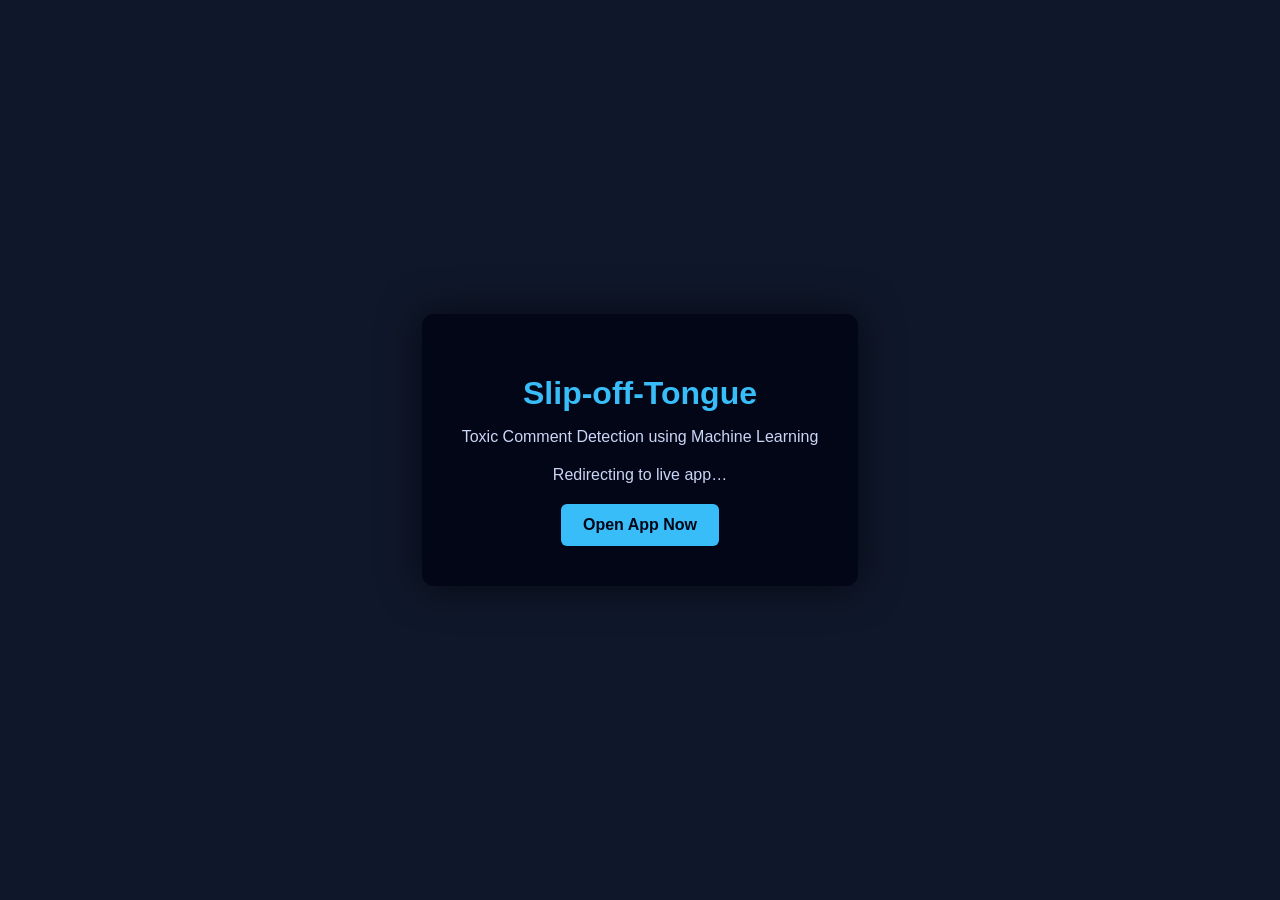
<file: index.html>
<!DOCTYPE html>
<html lang="en">
<head>
  <meta charset="UTF-8" />
  <meta name="viewport" content="width=device-width, initial-scale=1.0" />

  <title>Slip-off-Tongue | Toxic Comment Detection</title>

  <!-- GitHub Pages safe redirect -->
  <meta http-equiv="refresh" content="1; url=https://slip-off-tongue.onrender.com" />

  <style>
    body {
      margin: 0;
      height: 100vh;
      display: flex;
      align-items: center;
      justify-content: center;
      background: #0f172a;
      color: #e5e7eb;
      font-family: Arial, Helvetica, sans-serif;
      text-align: center;
    }

    .card {
      background: #020617;
      padding: 40px;
      border-radius: 12px;
      box-shadow: 0 0 40px rgba(0, 0, 0, 0.6);
      max-width: 420px;
    }

    h1 {
      margin-bottom: 10px;
      color: #38bdf8;
    }

    p {
      margin-bottom: 20px;
      color: #cbd5f5;
    }

    a {
      display: inline-block;
      padding: 12px 22px;
      background: #38bdf8;
      color: #020617;
      text-decoration: none;
      border-radius: 6px;
      font-weight: bold;
    }

    a:hover {
      background: #0ea5e9;
    }
  </style>

  <script>
    // JavaScript fallback redirect (GitHub Pages compatible)
    setTimeout(function () {
      window.location.replace("https://slip-off-tongue.onrender.com");
    }, 1000);
  </script>
</head>

<body>
  <div class="card">
    <h1>Slip-off-Tongue</h1>
    <p>Toxic Comment Detection using Machine Learning</p>
    <p>Redirecting to live app…</p>
    <a href="https://slip-off-tongue.onrender.com">Open App Now</a>
  </div>
</body>
</html>
</file>
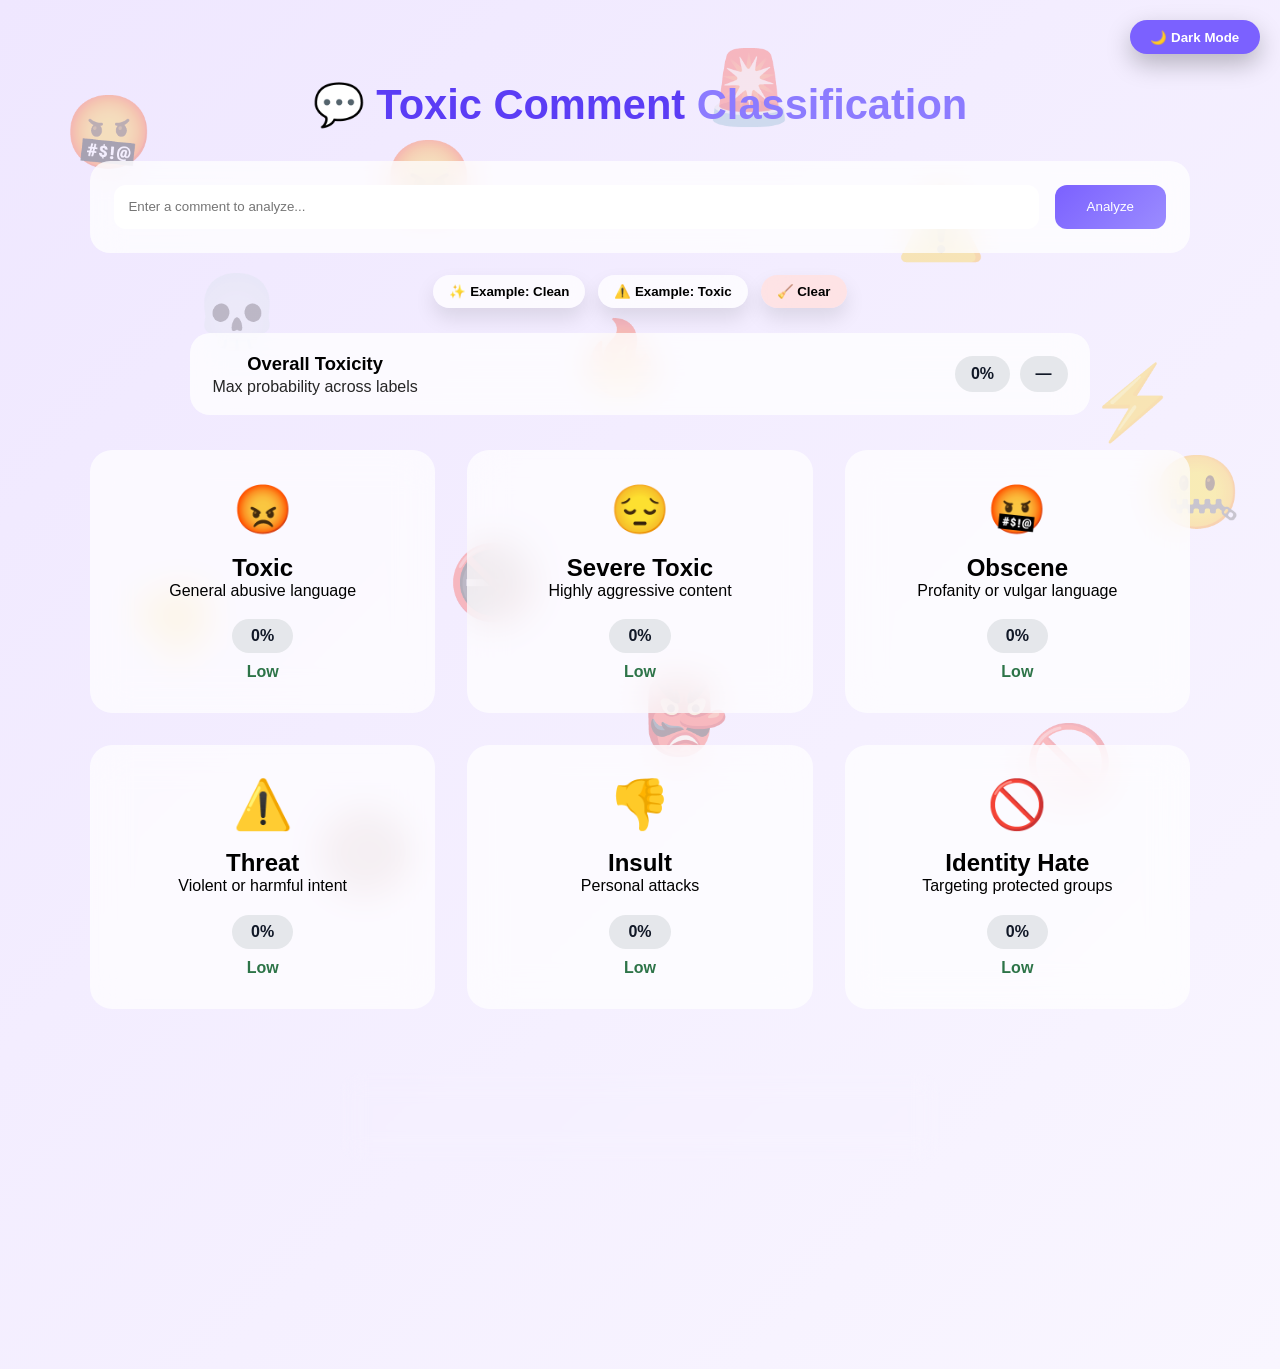
<file: templates/index.html>
<!DOCTYPE html>
<html lang="en">
<head>
  <meta charset="UTF-8" />
  <meta name="viewport" content="width=device-width, initial-scale=1.0" />
  <title>Toxic Comment Classification</title>
  <link rel="stylesheet" href="/static/style.css" />
</head>
<body>

  <!-- Theme Toggle -->
  <button class="theme-toggle" id="themeBtn" onclick="toggleTheme()">
    🌙 Dark Mode
  </button>

  <!-- Emoji Background -->
  <div class="emoji-bg">
    <span>🤬</span><span>⚠️</span><span>👎</span><span>🔥</span>
    <span>🚫</span><span>🤐</span><span>😡</span>
    <span>👺</span><span>⚡</span><span>🚨</span>
    <span>🚭</span><span>🔇</span><span>💀</span>
  </div>

  <div class="container">
    <h1>💬 Toxic Comment <span>Classification</span></h1>

    <!-- Input Card -->
    <div class="input-card">
      <input id="commentInput" type="text" placeholder="Enter a comment to analyze..." />
      <button id="analyzeBtn" onclick="analyze()">Analyze</button>
    </div>

    <!-- Extra Buttons -->
    <div class="action-row">
      <button class="mini-btn" onclick="fillExample('clean')">✨ Example: Clean</button>
      <button class="mini-btn" onclick="fillExample('toxic')">⚠️ Example: Toxic</button>
      <button class="mini-btn mini-danger" onclick="clearAll()">🧹 Clear</button>

      <div class="loader" id="loader" aria-hidden="true">
        <span class="spinner"></span>
        <span class="loader-text">Analyzing…</span>
      </div>
    </div>

    <!-- Overall Score -->
    <div class="overall-card">
      <div class="overall-left">
        <div class="overall-title">Overall Toxicity</div>
        <div class="overall-sub">Max probability across labels</div>
      </div>
      <div class="overall-right">
        <span id="overallPct" class="overall-pill neutral">0%</span>
        <span id="riskLabel" class="risk-pill neutral">—</span>
      </div>
    </div>

    <!-- Result Cards -->
    <div class="result-cards">

      <div class="card">
        <div class="emoji">😡</div>
        <h2>Toxic</h2>
        <p>General abusive language</p>
        <span class="badge badge-neutral" data-badge="toxic">0%</span>
        <div class="percent percent-green" data-percent="toxic">Low</div>
      </div>

      <div class="card">
        <div class="emoji">😔</div>
        <h2>Severe Toxic</h2>
        <p>Highly aggressive content</p>
        <span class="badge badge-neutral" data-badge="severe_toxic">0%</span>
        <div class="percent percent-green" data-percent="severe_toxic">Low</div>
      </div>

      <div class="card">
        <div class="emoji">🤬</div>
        <h2>Obscene</h2>
        <p>Profanity or vulgar language</p>
        <span class="badge badge-neutral" data-badge="obscene">0%</span>
        <div class="percent percent-green" data-percent="obscene">Low</div>
      </div>

      <div class="card">
        <div class="emoji">⚠️</div>
        <h2>Threat</h2>
        <p>Violent or harmful intent</p>
        <span class="badge badge-neutral" data-badge="threat">0%</span>
        <div class="percent percent-green" data-percent="threat">Low</div>
      </div>

      <div class="card">
        <div class="emoji">👎</div>
        <h2>Insult</h2>
        <p>Personal attacks</p>
        <span class="badge badge-neutral" data-badge="insult">0%</span>
        <div class="percent percent-green" data-percent="insult">Low</div>
      </div>

      <div class="card">
        <div class="emoji">🚫</div>
        <h2>Identity Hate</h2>
        <p>Targeting protected groups</p>
        <span class="badge badge-neutral" data-badge="identity_hate">0%</span>
        <div class="percent percent-green" data-percent="identity_hate">Low</div>
      </div>

    </div>

    <!-- Model toggle - placed FAR BELOW all results -->
    <div class="model-toggle-row">
      <label class="toggle-switch">
        <input type="checkbox" id="modelSwitch" checked>
        <span class="slider round"></span>
      </label>
      <span id="modelStatus">
        Using <strong>New Model (XLMR)</strong> — Better accuracy
      </span>
    </div>

  </div>

  <script src="/static/app.js"></script>
  <script>
    function toggleTheme() {
      document.body.classList.toggle("dark");
      const btn = document.getElementById("themeBtn");
      btn.textContent = document.body.classList.contains("dark")
        ? "☀️ Light Mode"
        : "🌙 Dark Mode";
    }
  </script>

</body>
</html>
</file>
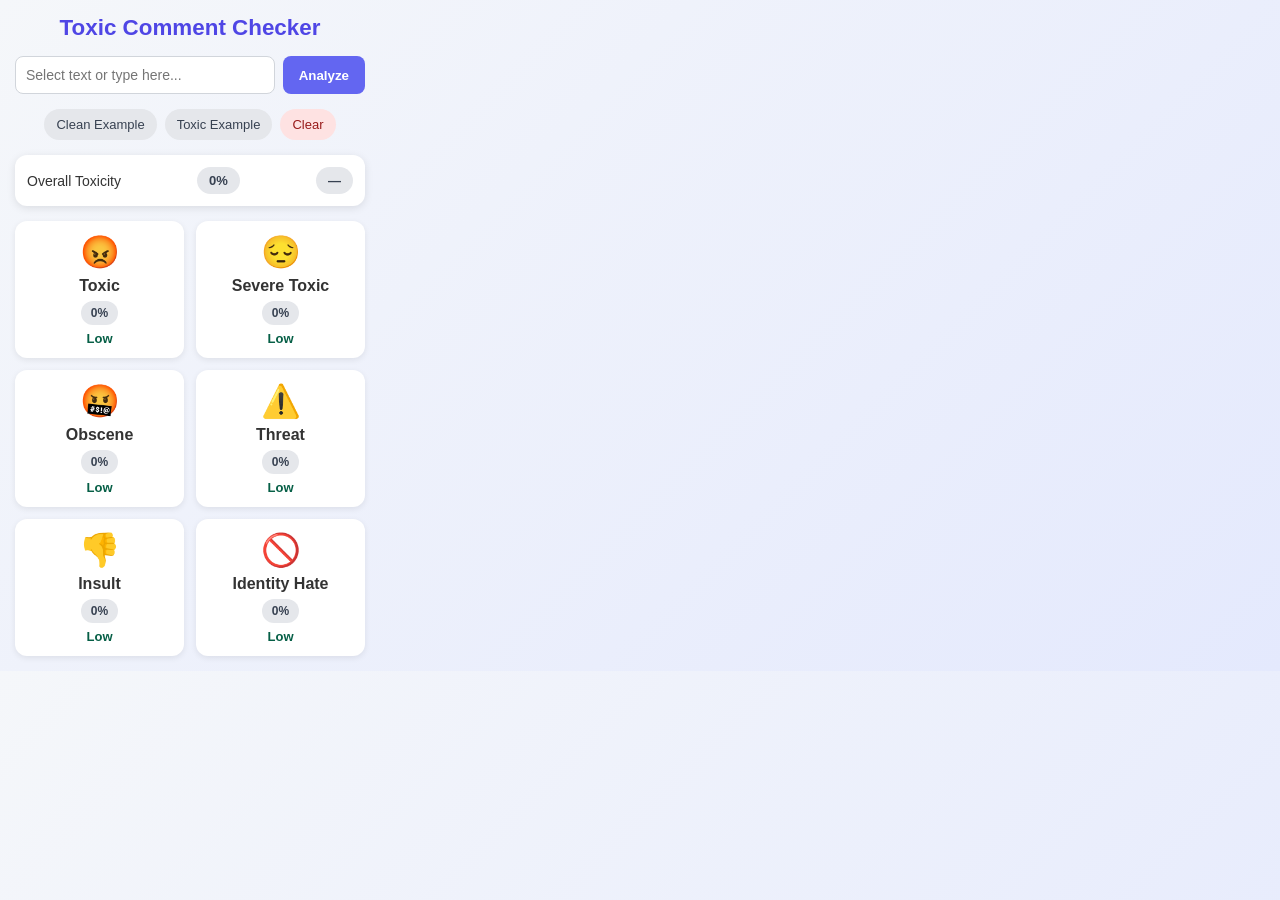
<file: extension/popup.html>
<!DOCTYPE html>
<html lang="en">
<head>
  <meta charset="UTF-8" />
  <meta name="viewport" content="width=device-width, initial-scale=1.0" />
  <title>Toxic Checker</title>
  <link rel="stylesheet" href="style.css" />
</head>
<body>

  <div class="container">
    <h1>Toxic Comment Checker</h1>

    <div class="input-card">
      <input id="commentInput" type="text" placeholder="Select text or type here..." />
      <button id="analyzeBtn">Analyze</button>
    </div>

    <div class="action-row">
      <button id="cleanBtn" class="mini-btn">Clean Example</button>
      <button id="toxicBtn" class="mini-btn">Toxic Example</button>
      <button id="clearBtn" class="mini-btn mini-danger">Clear</button>

      <div class="loader" id="loader">
        <span class="spinner"></span>
        <span>Analyzing...</span>
      </div>
    </div>

    <div class="overall-card">
      <div>Overall Toxicity</div>
      <span id="overallPct" class="overall-pill neutral">0%</span>
      <span id="riskLabel" class="risk-pill neutral">—</span>
    </div>

    <div class="result-cards">
      <div class="card">
        <div class="emoji">😡</div>
        <h2>Toxic</h2>
        <span class="badge badge-neutral" data-badge="toxic">0%</span>
        <div class="percent percent-green" data-percent="toxic">Low</div>
      </div>

      <div class="card">
        <div class="emoji">😔</div>
        <h2>Severe Toxic</h2>
        <span class="badge badge-neutral" data-badge="severe_toxic">0%</span>
        <div class="percent percent-green" data-percent="severe_toxic">Low</div>
      </div>

      <div class="card">
        <div class="emoji">🤬</div>
        <h2>Obscene</h2>
        <span class="badge badge-neutral" data-badge="obscene">0%</span>
        <div class="percent percent-green" data-percent="obscene">Low</div>
      </div>

      <div class="card">
        <div class="emoji">⚠️</div>
        <h2>Threat</h2>
        <span class="badge badge-neutral" data-badge="threat">0%</span>
        <div class="percent percent-green" data-percent="threat">Low</div>
      </div>

      <div class="card">
        <div class="emoji">👎</div>
        <h2>Insult</h2>
        <span class="badge badge-neutral" data-badge="insult">0%</span>
        <div class="percent percent-green" data-percent="insult">Low</div>
      </div>

      <div class="card">
        <div class="emoji">🚫</div>
        <h2>Identity Hate</h2>
        <span class="badge badge-neutral" data-badge="identity_hate">0%</span>
        <div class="percent percent-green" data-percent="identity_hate">Low</div>
      </div>
    </div>
  </div>

  <script src="popup.js"></script>
</body>
</html>
</file>
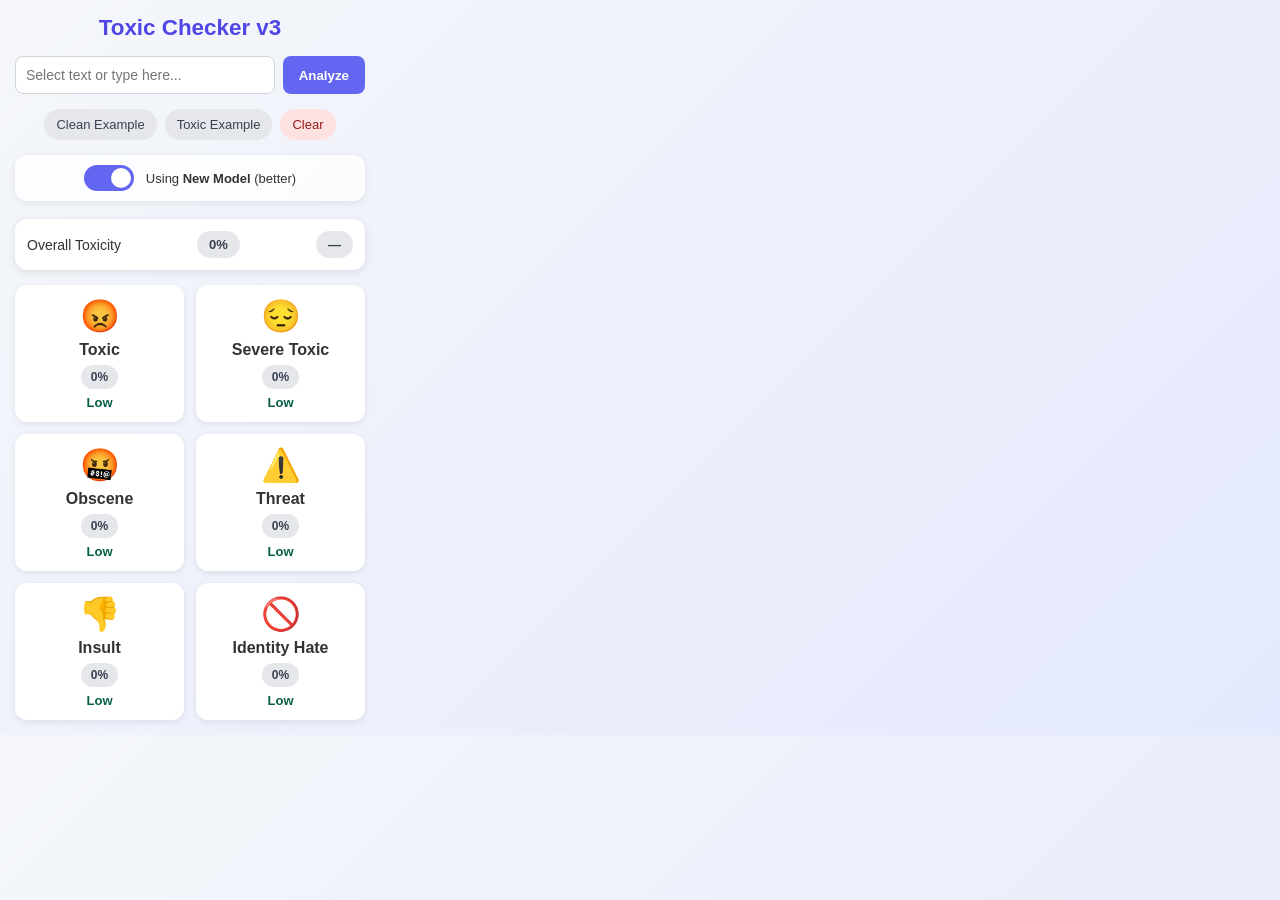
<file: toxic-checker/popup.html>
<!DOCTYPE html>
<html lang="en">
<head>
  <meta charset="UTF-8" />
  <meta name="viewport" content="width=device-width, initial-scale=1.0" />
  <title>Toxic Checker v3</title>
  <link rel="stylesheet" href="style.css" />
</head>
<body>

  <div class="container">
    <h1>Toxic Checker v3</h1>

    <div class="input-card">
      <input id="commentInput" type="text" placeholder="Select text or type here..." />
      <button id="analyzeBtn">Analyze</button>
    </div>

    <div class="action-row">
      <button id="cleanBtn" class="mini-btn">Clean Example</button>
      <button id="toxicBtn" class="mini-btn">Toxic Example</button>
      <button id="clearBtn" class="mini-btn mini-danger">Clear</button>

      <div class="loader" id="loader">
        <span class="spinner"></span>
        <span>Analyzing...</span>
      </div>
    </div>

    <!-- Model Toggle -->
    <div class="model-toggle-row">
      <label class="toggle-switch">
        <input type="checkbox" id="modelSwitch" checked>
        <span class="slider round"></span>
      </label>
      <span id="modelStatus">
        Using <strong>New Model</strong> (better)
      </span>
    </div>

    <div class="overall-card">
      <div>Overall Toxicity</div>
      <span id="overallPct" class="overall-pill neutral">0%</span>
      <span id="riskLabel" class="risk-pill neutral">—</span>
    </div>

    <div class="result-cards">
      <div class="card">
        <div class="emoji">😡</div>
        <h2>Toxic</h2>
        <span class="badge badge-neutral" data-badge="toxic">0%</span>
        <div class="percent percent-green" data-percent="toxic">Low</div>
      </div>

      <div class="card">
        <div class="emoji">😔</div>
        <h2>Severe Toxic</h2>
        <span class="badge badge-neutral" data-badge="severe_toxic">0%</span>
        <div class="percent percent-green" data-percent="severe_toxic">Low</div>
      </div>

      <div class="card">
        <div class="emoji">🤬</div>
        <h2>Obscene</h2>
        <span class="badge badge-neutral" data-badge="obscene">0%</span>
        <div class="percent percent-green" data-percent="obscene">Low</div>
      </div>

      <div class="card">
        <div class="emoji">⚠️</div>
        <h2>Threat</h2>
        <span class="badge badge-neutral" data-badge="threat">0%</span>
        <div class="percent percent-green" data-percent="threat">Low</div>
      </div>

      <div class="card">
        <div class="emoji">👎</div>
        <h2>Insult</h2>
        <span class="badge badge-neutral" data-badge="insult">0%</span>
        <div class="percent percent-green" data-percent="insult">Low</div>
      </div>

      <div class="card">
        <div class="emoji">🚫</div>
        <h2>Identity Hate</h2>
        <span class="badge badge-neutral" data-badge="identity_hate">0%</span>
        <div class="percent percent-green" data-percent="identity_hate">Low</div>
      </div>
    </div>
  </div>

  <script src="popup.js"></script>
</body>
</html>
</file>
<file: static/style.css>
* {
  margin: 0;
  padding: 0;
  box-sizing: border-box;
  font-family: "Poppins", sans-serif;
}

html {
  scroll-behavior: smooth;
}

body {
  min-height: 100vh;
  background: linear-gradient(135deg, #efe7ff, #f9f6ff);
  display: flex;
  justify-content: center;
  padding-bottom: 4rem;
  overflow-x: hidden;
}

/* 🌙 Dark Mode */
body.dark {
  background: linear-gradient(135deg, #0f172a, #1e293b);
  color: #e5e7eb;
}

/* Theme Toggle */
.theme-toggle {
  position: fixed;
  top: 20px;
  right: 20px;
  padding: 0.6rem 1.3rem;
  border-radius: 999px;
  border: none;
  cursor: pointer;
  background: #7b61ff;
  color: white;
  font-weight: 600;
  z-index: 10;
  box-shadow: 0 10px 25px rgba(0,0,0,0.25);
}

/* Container */
.container {
  width: 90%;
  max-width: 1100px;
  text-align: center;
  padding-bottom: 4rem;
  position: relative;
  z-index: 2;
}

/* Heading */
h1 {
  font-size: 2.6rem;
  margin: 5rem 0 2rem;
  color: #5b3df5;
}

body.dark h1 {
  color: #c7d2fe;
}

h1 span {
  color: #8c7bff;
}

/* Input Card */
.input-card {
  background: rgba(255,255,255,0.75);
  backdrop-filter: blur(16px);
  padding: 1.5rem;
  border-radius: 20px;
  display: flex;
  gap: 1rem;
  margin-bottom: 3rem;
}

body.dark .input-card {
  background: rgba(30,41,59,0.75);
}

.input-card input {
  flex: 1;
  padding: 0.9rem;
  border-radius: 12px;
  border: none;
  outline: none;
}

body.dark .input-card input {
  background: #0f172a;
  color: #e5e7eb;
}

body.dark .input-card input::placeholder {
  color: #9ca3af;
}

.input-card button {
  padding: 0.9rem 2rem;
  border-radius: 12px;
  border: none;
  background: linear-gradient(135deg, #7b61ff, #9b8cff);
  color: white;
  cursor: pointer;
  transition: 0.3s;
}

.input-card button:hover {
  transform: translateY(-2px);
  box-shadow: 0 12px 20px rgba(0,0,0,0.25);
}

/* Result Cards */
.result-cards {
  display: grid;
  grid-template-columns: repeat(3, 1fr);
  gap: 2rem;
}

.card {
  background: rgba(255,255,255,0.7);
  backdrop-filter: blur(18px);
  padding: 2rem;
  border-radius: 22px;
  transition: 0.3s ease;
}

body.dark .card {
  background: rgba(30,41,59,0.75);
}

.card:hover {
  transform: translateY(-8px);
  box-shadow: 0 25px 40px rgba(0,0,0,0.15);
}

.emoji {
  font-size: 3rem;
  margin-bottom: 1rem;
}

.card p {
  margin-bottom: 1.2rem;
}

/* Badges */
.badge {
  padding: 0.5rem 1.2rem;
  border-radius: 999px;
  font-weight: 600;
  display: inline-block;
}

.danger { background: #ffe1e1; color: #b91c1c; }
.warning { background: #fff3cd; color: #92400e; }
.severe-badge { background: #ffd6a5; color: #9a3412; }
.hate-badge { background: #f3e8ff; color: #6b21a8; }
.badge-neutral { background: #e5e7eb; color: #111827; }

/* 😈 Emoji Background */
.emoji-bg {
  position: fixed;
  inset: 0;
  z-index: -1;
  pointer-events: none;
}

.emoji-bg span {
  position: absolute;
  font-size: 4.5rem;
  opacity: 0.3;
  animation: floatEmoji 20s ease-in-out infinite;
  filter: saturate(1.2);
}

body.dark .emoji-bg span {
  opacity: 0.5;
  filter: saturate(1.4) brightness(1.1);
  text-shadow: 0 0 20px rgba(139, 92, 246, 0.6);
}

/* Emoji Positions */
.emoji-bg span:nth-child(1)  { top: 10%; left: 5%; }
.emoji-bg span:nth-child(2)  { top: 20%; left: 70%; }
.emoji-bg span:nth-child(3)  { top: 65%; left: 10%; }
.emoji-bg span:nth-child(4)  { top: 35%; left: 45%; }
.emoji-bg span:nth-child(5)  { top: 80%; left: 80%; }
.emoji-bg span:nth-child(6)  { top: 50%; left: 90%; }
.emoji-bg span:nth-child(7)  { top: 15%; left: 30%; }
.emoji-bg span:nth-child(8)  { top: 75%; left: 50%; }
.emoji-bg span:nth-child(9)  { top: 40%; left: 85%; }
.emoji-bg span:nth-child(10) { top: 5%; left: 55%; }
.emoji-bg span:nth-child(11) { top: 60%; left: 35%; }
.emoji-bg span:nth-child(12) { top: 90%; left: 25%; }
.emoji-bg span:nth-child(13) { top: 30%; left: 15%; }

@keyframes floatEmoji {
  0%   { transform: translateY(0); }
  50%  { transform: translateY(-35px); }
  100% { transform: translateY(0); }
}

/* Responsive */
@media (max-width: 900px) {
  .result-cards {
    grid-template-columns: repeat(2, 1fr);
  }
}

@media (max-width: 600px) {
  .result-cards {
    grid-template-columns: 1fr;
  }
}

/* ============================= */
/* ✅ ADDITIONS FOR PERCENT VIEW  */
/* ============================= */

.badge-green { background: #dcfce7; color: #166534; }
.badge-red { background: #fee2e2; color: #991b1b; }

/* small line under badge for Low/High text */
.percent {
  margin-top: 10px;
  font-weight: 700;
  opacity: 0.9;
}
.percent-green { color: #166534; }
.percent-red { color: #991b1b; }

/* ============================= */
/* ✅ NEW: Overall + Buttons + Loader */
/* ============================= */

.action-row{
  display:flex;
  gap: 0.8rem;
  flex-wrap: wrap;
  align-items: center;
  justify-content: center;
  margin: -1.6rem 0 1.6rem;
}

.mini-btn{
  padding: 0.55rem 1rem;
  border-radius: 999px;
  border: none;
  cursor: pointer;
  background: rgba(255,255,255,0.75);
  backdrop-filter: blur(16px);
  font-weight: 700;
  box-shadow: 0 10px 20px rgba(0,0,0,0.10);
}
body.dark .mini-btn{
  background: rgba(30,41,59,0.75);
  color: #e5e7eb;
}
.mini-danger{
  background: rgba(255,225,225,0.85);
}
body.dark .mini-danger{
  background: rgba(239,68,68,0.20);
}

/* Loader */
.loader{
  display:none;
  align-items:center;
  gap: 0.55rem;
  padding: 0.55rem 1rem;
  border-radius: 999px;
  background: rgba(255,255,255,0.75);
  backdrop-filter: blur(16px);
  font-weight: 800;
}
body.dark .loader{
  background: rgba(30,41,59,0.75);
}
.spinner{
  width: 16px;
  height: 16px;
  border-radius: 50%;
  border: 3px solid rgba(0,0,0,0.15);
  border-top-color: rgba(0,0,0,0.55);
  animation: spin 0.8s linear infinite;
}
body.dark .spinner{
  border: 3px solid rgba(255,255,255,0.20);
  border-top-color: rgba(255,255,255,0.75);
}
@keyframes spin{
  to { transform: rotate(360deg); }
}

/* Overall Card */
.overall-card{
  margin: 0 auto 2.2rem;
  max-width: 900px;
  background: rgba(255,255,255,0.75);
  backdrop-filter: blur(16px);
  border-radius: 20px;
  padding: 1.2rem 1.4rem;
  display:flex;
  justify-content: space-between;
  align-items: center;
  gap: 1rem;
}
body.dark .overall-card{
  background: rgba(30,41,59,0.75);
}

.overall-title{ font-size: 1.15rem; font-weight: 900; }
.overall-sub{ opacity: 0.85; margin-top: 0.2rem; }

.overall-right{
  display:flex;
  gap: 0.6rem;
  align-items:center;
}

.overall-pill, .risk-pill{
  padding: 0.55rem 1.0rem;
  border-radius: 999px;
  font-weight: 900;
  display:inline-block;
}

.neutral{ background:#e5e7eb; color:#111827; }
.low{ background:#dcfce7; color:#166534; }
.med{ background:#fef9c3; color:#854d0e; }
.high{ background:#fee2e2; color:#991b1b; }
.crit{ background:#ffedd5; color:#9a3412; }

/* existing percent colors (keep) */
.badge-green { background: #dcfce7; color: #166534; }
.badge-red { background: #fee2e2; color: #991b1b; }

.percent{
  margin-top: 10px;
  font-weight: 700;
  opacity: 0.9;
}
.percent-green{ color: #166534; }
.percent-red{ color: #991b1b; }

/* ============================================= */
/* Model Toggle - far below results styling      */
/* ============================================= */

.model-toggle-row {
  margin: 4rem auto 5rem;
  text-align: center;
  padding: 1.5rem 2rem;
  max-width: 600px;
  background: rgba(255,255,255,0.65);
  border-radius: 20px;
  box-shadow: 0 8px 30px rgba(0,0,0,0.12);
  backdrop-filter: blur(12px);
  transition: all 0.3s ease;
  border: 1px solid rgba(123,97,255,0.15);
}

body.dark .model-toggle-row {
  background: rgba(30,41,59,0.65);
  border: 1px solid rgba(167,139,250,0.2);
  box-shadow: 0 8px 30px rgba(0,0,0,0.35);
}

.model-toggle-row:hover {
  transform: translateY(-4px);
  box-shadow: 0 12px 40px rgba(0,0,0,0.18);
}

.toggle-switch {
  position: relative;
  display: inline-block;
  width: 70px;
  height: 38px;
  vertical-align: middle;
}

.toggle-switch input {
  opacity: 0;
  width: 0;
  height: 0;
}

.slider {
  position: absolute;
  cursor: pointer;
  top: 0;
  left: 0;
  right: 0;
  bottom: 0;
  background-color: #ccc;
  transition: .4s;
  border-radius: 38px;
}

.slider:before {
  position: absolute;
  content: "";
  height: 30px;
  width: 30px;
  left: 4px;
  bottom: 4px;
  background-color: white;
  transition: .4s;
  border-radius: 50%;
}

input:checked + .slider {
  background: linear-gradient(135deg, #7b61ff, #9b8cff);
}

input:checked + .slider:before {
  transform: translateX(32px);
}

/* Status text */
#modelStatus {
  font-size: 1.2rem;
  font-weight: 600;
  color: #333;
  margin-left: 1.2rem;
}

body.dark #modelStatus {
  color: #e5e7eb;
}

#modelStatus strong {
  color: #7b61ff;
}

body.dark #modelStatus strong {
  color: #a78bfa;
}
</file>
<file: extension/style.css>
* {
  margin: 0;
  padding: 0;
  box-sizing: border-box;
  font-family: -apple-system, BlinkMacSystemFont, "Segoe UI", Roboto, sans-serif;
}

body {
  width: 380px;
  min-height: 500px;
  padding: 15px;
  background: linear-gradient(135deg, #f5f7fa, #e4e9fd);
  color: #333;
  font-size: 14px;
}

.container {
  text-align: center;
}

h1 {
  font-size: 1.4rem;
  margin-bottom: 15px;
  color: #4f46e5;
}

.input-card {
  display: flex;
  gap: 8px;
  margin-bottom: 15px;
}

#commentInput {
  flex: 1;
  padding: 10px;
  border: 1px solid #d1d5db;
  border-radius: 8px;
  font-size: 14px;
}

#analyzeBtn {
  padding: 10px 16px;
  background: #6366f1;
  color: white;
  border: none;
  border-radius: 8px;
  cursor: pointer;
  font-weight: 600;
}

#analyzeBtn:hover {
  background: #4f46e5;
}

.action-row {
  display: flex;
  flex-wrap: wrap;
  gap: 8px;
  justify-content: center;
  margin-bottom: 15px;
}

.mini-btn {
  padding: 8px 12px;
  border-radius: 20px;
  border: none;
  cursor: pointer;
  font-size: 13px;
  background: #e5e7eb;
  color: #374151;
}

.mini-btn:hover {
  background: #d1d5db;
}

.mini-danger {
  background: #fee2e2;
  color: #991b1b;
}

.mini-danger:hover {
  background: #fecaca;
}

.loader {
  display: none;
  align-items: center;
  gap: 8px;
  font-weight: 600;
  color: #4f46e5;
}

.spinner {
  width: 16px;
  height: 16px;
  border: 3px solid #d1d5db;
  border-top: 3px solid #4f46e5;
  border-radius: 50%;
  animation: spin 1s linear infinite;
}

@keyframes spin {
  to { transform: rotate(360deg); }
}

.overall-card {
  background: white;
  border-radius: 12px;
  padding: 12px;
  margin-bottom: 15px;
  box-shadow: 0 2px 8px rgba(0,0,0,0.1);
  display: flex;
  justify-content: space-between;
  align-items: center;
}

.overall-pill, .risk-pill {
  padding: 6px 12px;
  border-radius: 999px;
  font-weight: bold;
  font-size: 13px;
}

.neutral { background: #e5e7eb; color: #374151; }
.low     { background: #d1fae5; color: #065f46; }
.med     { background: #fef3c7; color: #92400e; }
.high    { background: #fee2e2; color: #991b1b; }
.crit    { background: #fed7aa; color: #9a3412; }

.result-cards {
  display: grid;
  grid-template-columns: repeat(2, 1fr);
  gap: 12px;
}

.card {
  background: white;
  border-radius: 12px;
  padding: 12px;
  text-align: center;
  box-shadow: 0 2px 6px rgba(0,0,0,0.08);
}

.emoji {
  font-size: 2rem;
  margin-bottom: 6px;
}

.card h2 {
  font-size: 1rem;
  margin: 4px 0;
}

.badge {
  display: block;
  margin: 6px auto;
  padding: 5px 10px;
  border-radius: 999px;
  font-weight: bold;
  width: fit-content;
  font-size: 12px;
}

.badge-neutral { background: #e5e7eb; color: #374151; }
.badge-green   { background: #d1fae5; color: #065f46; }
.badge-red     { background: #fee2e2; color: #991b1b; }

.percent {
  font-size: 13px;
  font-weight: 600;
  margin-top: 4px;
}

.percent-green { color: #065f46; }
.percent-red   { color: #991b1b; }
</file>
<file: toxic-checker/style.css>
* {
  margin: 0;
  padding: 0;
  box-sizing: border-box;
  font-family: -apple-system, BlinkMacSystemFont, "Segoe UI", Roboto, sans-serif;
}

body {
  width: 380px;
  min-height: 520px;
  padding: 15px;
  background: linear-gradient(135deg, #f5f7fa, #e4e9fd);
  color: #333;
  font-size: 14px;
}

.container {
  text-align: center;
}

h1 {
  font-size: 1.4rem;
  margin-bottom: 15px;
  color: #4f46e5;
}

.input-card {
  display: flex;
  gap: 8px;
  margin-bottom: 15px;
}

#commentInput {
  flex: 1;
  padding: 10px;
  border: 1px solid #d1d5db;
  border-radius: 8px;
  font-size: 14px;
}

#analyzeBtn {
  padding: 10px 16px;
  background: #6366f1;
  color: white;
  border: none;
  border-radius: 8px;
  cursor: pointer;
  font-weight: 600;
}

#analyzeBtn:hover {
  background: #4f46e5;
}

.action-row {
  display: flex;
  flex-wrap: wrap;
  gap: 8px;
  justify-content: center;
  margin-bottom: 15px;
}

.mini-btn {
  padding: 8px 12px;
  border-radius: 20px;
  border: none;
  cursor: pointer;
  font-size: 13px;
  background: #e5e7eb;
  color: #374151;
}

.mini-btn:hover {
  background: #d1d5db;
}

.mini-danger {
  background: #fee2e2;
  color: #991b1b;
}

.mini-danger:hover {
  background: #fecaca;
}

.loader {
  display: none;
  align-items: center;
  gap: 8px;
  font-weight: 600;
  color: #4f46e5;
}

.spinner {
  width: 16px;
  height: 16px;
  border: 3px solid #d1d5db;
  border-top: 3px solid #4f46e5;
  border-radius: 50%;
  animation: spin 1s linear infinite;
}

@keyframes spin {
  to { transform: rotate(360deg); }
}

.overall-card {
  background: white;
  border-radius: 12px;
  padding: 12px;
  margin-bottom: 15px;
  box-shadow: 0 2px 8px rgba(0,0,0,0.1);
  display: flex;
  justify-content: space-between;
  align-items: center;
}

.overall-pill, .risk-pill {
  padding: 6px 12px;
  border-radius: 999px;
  font-weight: bold;
  font-size: 13px;
}

.neutral { background: #e5e7eb; color: #374151; }
.low     { background: #d1fae5; color: #065f46; }
.med     { background: #fef3c7; color: #92400e; }
.high    { background: #fee2e2; color: #991b1b; }
.crit    { background: #fed7aa; color: #9a3412; }

.result-cards {
  display: grid;
  grid-template-columns: repeat(2, 1fr);
  gap: 12px;
}

.card {
  background: white;
  border-radius: 12px;
  padding: 12px;
  text-align: center;
  box-shadow: 0 2px 6px rgba(0,0,0,0.08);
}

.emoji {
  font-size: 2rem;
  margin-bottom: 6px;
}

.card h2 {
  font-size: 1rem;
  margin: 4px 0;
}

.badge {
  display: block;
  margin: 6px auto;
  padding: 5px 10px;
  border-radius: 999px;
  font-weight: bold;
  width: fit-content;
  font-size: 12px;
}

.badge-neutral { background: #e5e7eb; color: #374151; }
.badge-green   { background: #d1fae5; color: #065f46; }
.badge-red     { background: #fee2e2; color: #991b1b; }

.percent {
  font-size: 13px;
  font-weight: 600;
  margin-top: 4px;
}

.percent-green { color: #065f46; }
.percent-red   { color: #991b1b; }

/* Model Toggle Styling */
.model-toggle-row {
  margin: 12px 0 18px;
  padding: 10px;
  background: rgba(255,255,255,0.8);
  border-radius: 12px;
  box-shadow: 0 2px 8px rgba(0,0,0,0.08);
  display: flex;
  align-items: center;
  justify-content: center;
  gap: 12px;
  font-size: 13px;
  font-weight: 500;
}

.toggle-switch {
  position: relative;
  display: inline-block;
  width: 50px;
  height: 26px;
}

.toggle-switch input {
  opacity: 0;
  width: 0;
  height: 0;
}

.slider {
  position: absolute;
  cursor: pointer;
  top: 0;
  left: 0;
  right: 0;
  bottom: 0;
  background-color: #ccc;
  transition: .3s;
  border-radius: 26px;
}

.slider:before {
  position: absolute;
  content: "";
  height: 20px;
  width: 20px;
  left: 3px;
  bottom: 3px;
  background-color: white;
  transition: .3s;
  border-radius: 50%;
}

input:checked + .slider {
  background: #6366f1;
}

input:checked + .slider:before {
  transform: translateX(24px);
}
</file>
